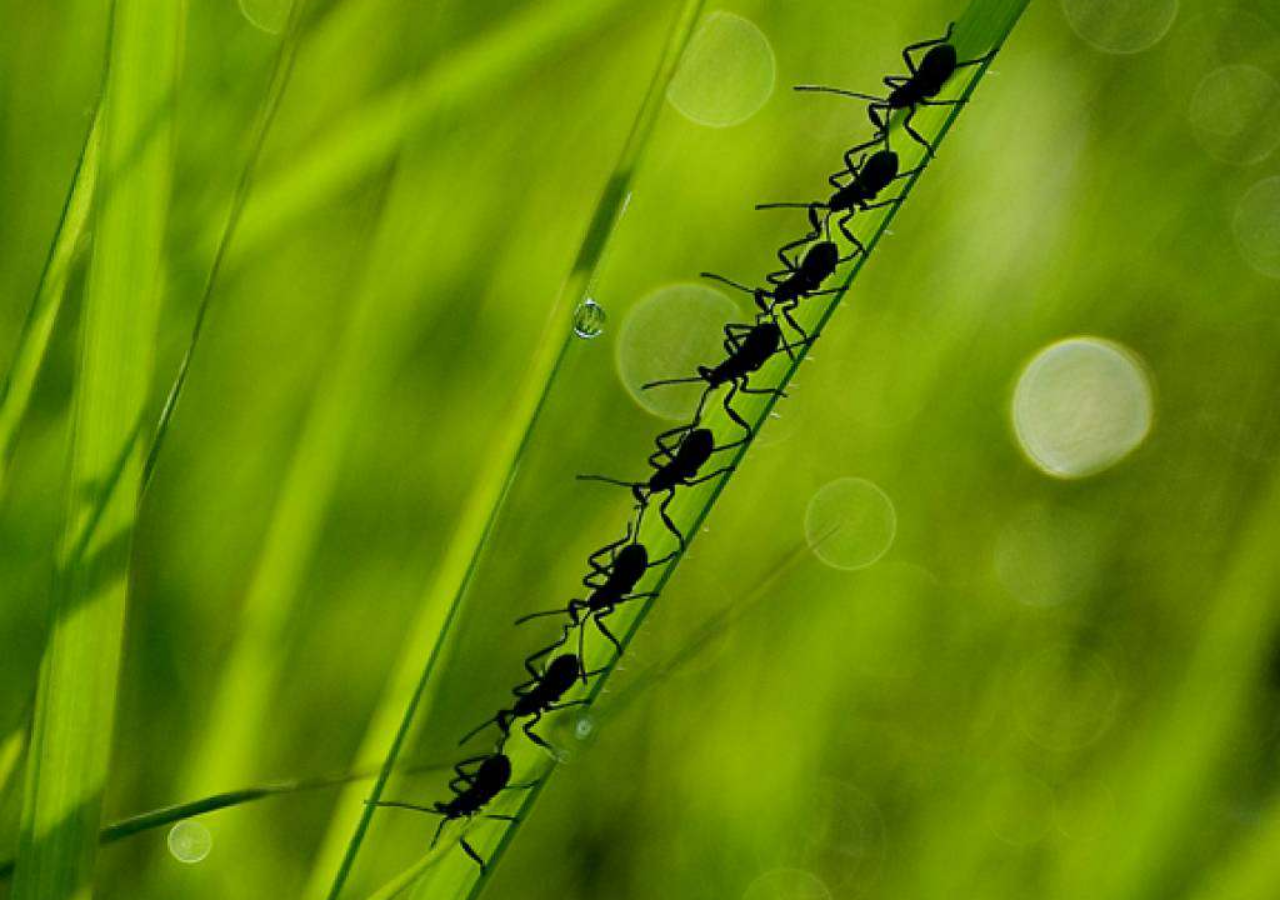
<file: swiper-js/s-cube.html>
<!DOCTYPE html>
<html lang="en">
<head>
  <meta charset="utf-8">
  <title>Swiper demo</title>
  <meta name="viewport" content="width=device-width, initial-scale=1, minimum-scale=1, maximum-scale=1">

  <!-- Link Swiper's CSS -->
  <link rel="stylesheet" href="./lib/swiper.min.css">

  <!-- Demo styles -->
  <style>
    html, body {
      position: relative;
      height: 100%;
    }
    body {
      background: #000;
      font-family: Helvetica Neue, Helvetica, Arial, sans-serif;
      font-size: 14px;
      color:#000;
      margin: 0;
      padding: 0;
      overflow: hidden;
    }
    .swiper-container {
        width: 100vw;
        height: 100vh;
        perspective: unset;
      /*width: calc(100vw - 120px);
      height: calc(100vh - 120px);
      position: absolute;*/
      /*left: 50%;
      top: 50%;*/
      /*margin: 60px;*/
      /*margin-left: -150px;
      margin-top: -150px;*/
    }
    .swiper-slide {
      background-position: center;
      background-size: cover;
    }
  </style>
</head>
<body>
  <!-- Swiper -->
  <div class="swiper-container">
    <div class="swiper-wrapper">
      <div class="swiper-slide" style="background-image:url(./images/nature/nature-1.jpg)"></div>
      <div class="swiper-slide" style="background-image:url(./images/nature/nature-2.jpg)"></div>
      <div class="swiper-slide" style="background-image:url(./images/nature/nature-3.jpg)"></div>
      <div class="swiper-slide" style="background-image:url(./images/nature/nature-4.jpg)"></div>
      <div class="swiper-slide" style="background-image:url(./images/nature/nature-5.jpg)"></div>
    </div>
    <!-- Add Pagination -->
    <!--<div class="swiper-pagination"></div>-->
  </div>

  <!-- Swiper JS -->
  <script src="./lib/swiper.min.js"></script>

  <!-- Initialize Swiper -->
  <script>
    var swiper = new Swiper('.swiper-container', {
      effect: 'cube',
      grabCursor: true,
      cubeEffect: {
        shadow: true,
        slideShadows: true,
        shadowOffset: 20,
        shadowScale: 0.94,
      },
      /*pagination: {
        el: '.swiper-pagination',
    },*/
    });
  </script>
</body>
</html>
</file>
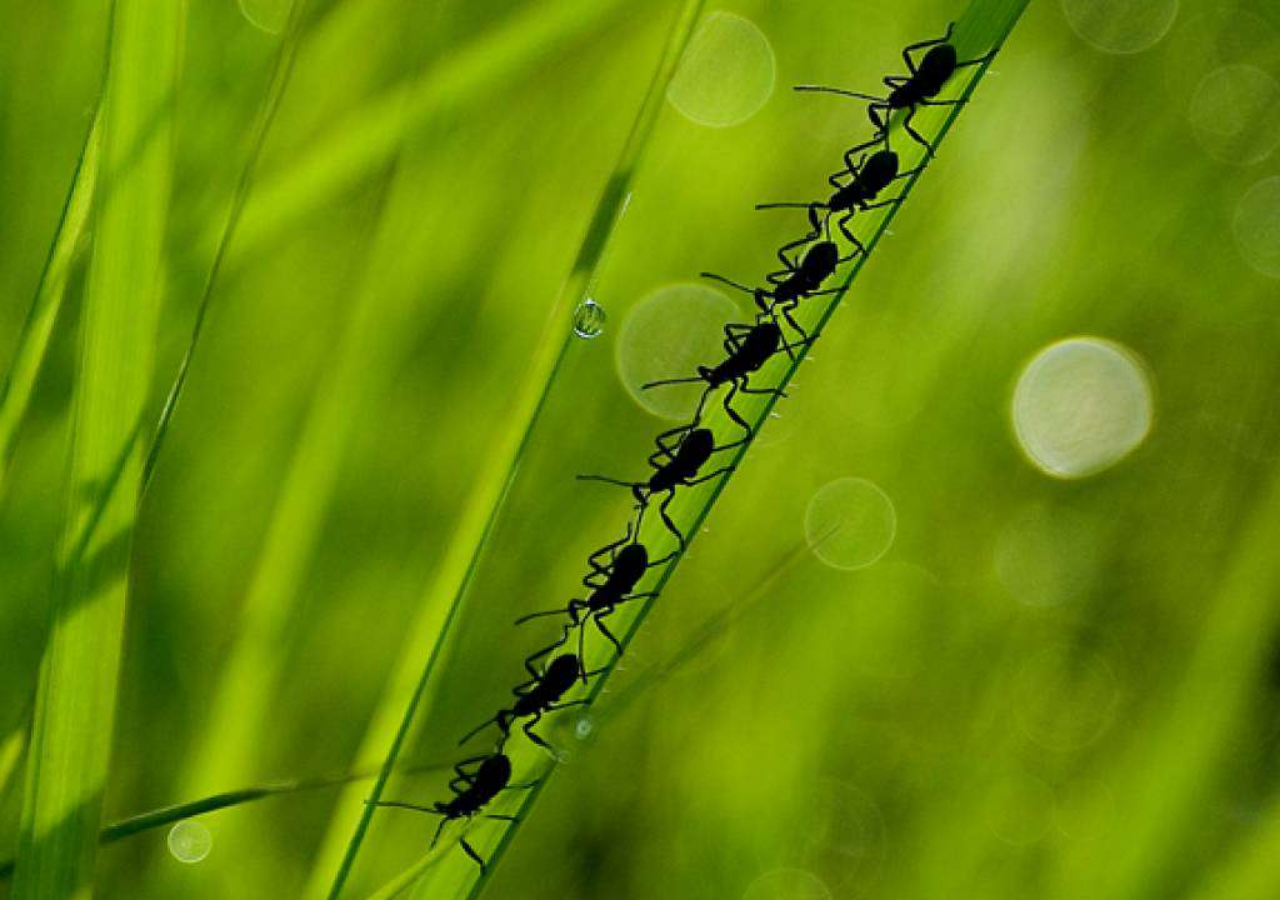
<file: swiper-js/s-custom.html>
<!DOCTYPE html>
<html lang="en" dir="ltr">
    <head>
        <meta charset="utf-8">
        <title></title>
        <title>Swiper demo</title>
        <meta name="viewport" content="width=device-width, initial-scale=1, minimum-scale=1, maximum-scale=1">

        <link rel="stylesheet" href="./lib/swiper.min.css">
        <style>
            body {
  background: #000;
  font-family: Helvetica Neue, Helvetica, Arial, sans-serif;
  font-size: 14px;
  color: #000;
  margin: 0;
  padding: 0;
}

.swiper-container {
  /*height: calc(100vh - 120px);
  margin: 60px;*/
  height: 100vh;
  width: 100vw;
}

.swiper-slide {
  overflow: hidden;
}

.slide-inner {
  position: absolute;
  width: 100%;
  height: 100%;
  left: 0;
  top: 0;
  background-size: cover;
  background-position: center;
}

/*.copy {
  position: absolute;
  bottom: 15px;
  left: 0;
  right: 0;
  text-align: center;
  color: white;
  letter-spacing: 0.06em;
}
a {
  color: white;
}*/

        </style>
    </head>
    <body>
        <div class="swiper-container">
  <div class="swiper-wrapper">
<!--     <div class="swiper-slide">
      <div class="slide-inner" style="background-image:url(http://cs412624.vk.me/v412624691/4117/RWBNZL6CLtU.jpg)"></div>
    </div>
    <div class="swiper-slide">
      <div class="slide-inner" style="background-image:url(http://cs412624.vk.me/v412624691/41ad/atM6w55Z9Xg.jpg)"></div>
    </div> -->
    <div class="swiper-slide">
      <div class="slide-inner" style="background-image:url(./images/nature/nature-1.jpg)"></div>
    </div>
    <div class="swiper-slide">
      <div class="slide-inner" style="background-image:url(./images/nature/nature-2.jpg)"></div>
    </div>
    <div class="swiper-slide">
      <div class="slide-inner" style="background-image:url(./images/nature/nature-3.jpg)"></div>
    </div>
    <div class="swiper-slide">
      <div class="slide-inner" style="background-image:url(./images/nature/nature-4.jpg)"></div>
    </div>
<!--     <div class="swiper-slide">
      <div class="slide-inner" style="background-image:url(http://cs412624.vk.me/v412624691/415d/X7YuVilSl4k.jpg)"></div>
    </div> -->
  </div>
  <!--<div class="swiper-button-next swiper-button-white"></div>
  <div class="swiper-button-prev swiper-button-white"></div>-->
</div>
<!--<div class="copy">Photos by <a target="_blank" href="https://500px.com/udovichenko">Dmitry Udovichenko</a><button data-toggle>toggle</button></div>-->

    <script src="./lib/swiper.min.js"></script>

    <script type="text/javascript">
        var swiper = new Swiper('.swiper-container', {
    watchSlidesProgress:true,
    onProgress: function(swiper, progress){
        for (var i = 0; i < swiper.slides.length; i++){
            var slide = swiper.slides[i];
            var translate, boxShadow, boxShadowOpacity;
            progress = slide.progress;
            if (progress > 0) {
                translate = progress * swiper.width;
                boxShadowOpacity = 0;
            }
            else {
                translate = 0;
                boxShadowOpacity = 1  - Math.min(Math.abs(progress),1);
            }
            $(slide).css({
                boxShadow: '0px 0px 10px rgba(0,0,0,' + boxShadowOpacity + ')',
                transform: 'translate3d(' + translate + 'px,0,0)'
            });
        }
    },
    onTouchStart: function(swiper){
        for (var i = 0; i < swiper.slides.length; i++){
            $(swiper.slides[i]).css({ transition: '' });
        }
    },
    onSetTransition: function(swiper, speed) {
        for (var i = 0; i < swiper.slides.length; i++){
            $(swiper.slides[i]).css({ transition: speed + 'ms' });
        }
    }
});
    </script>
    </body>
</html>
</file>
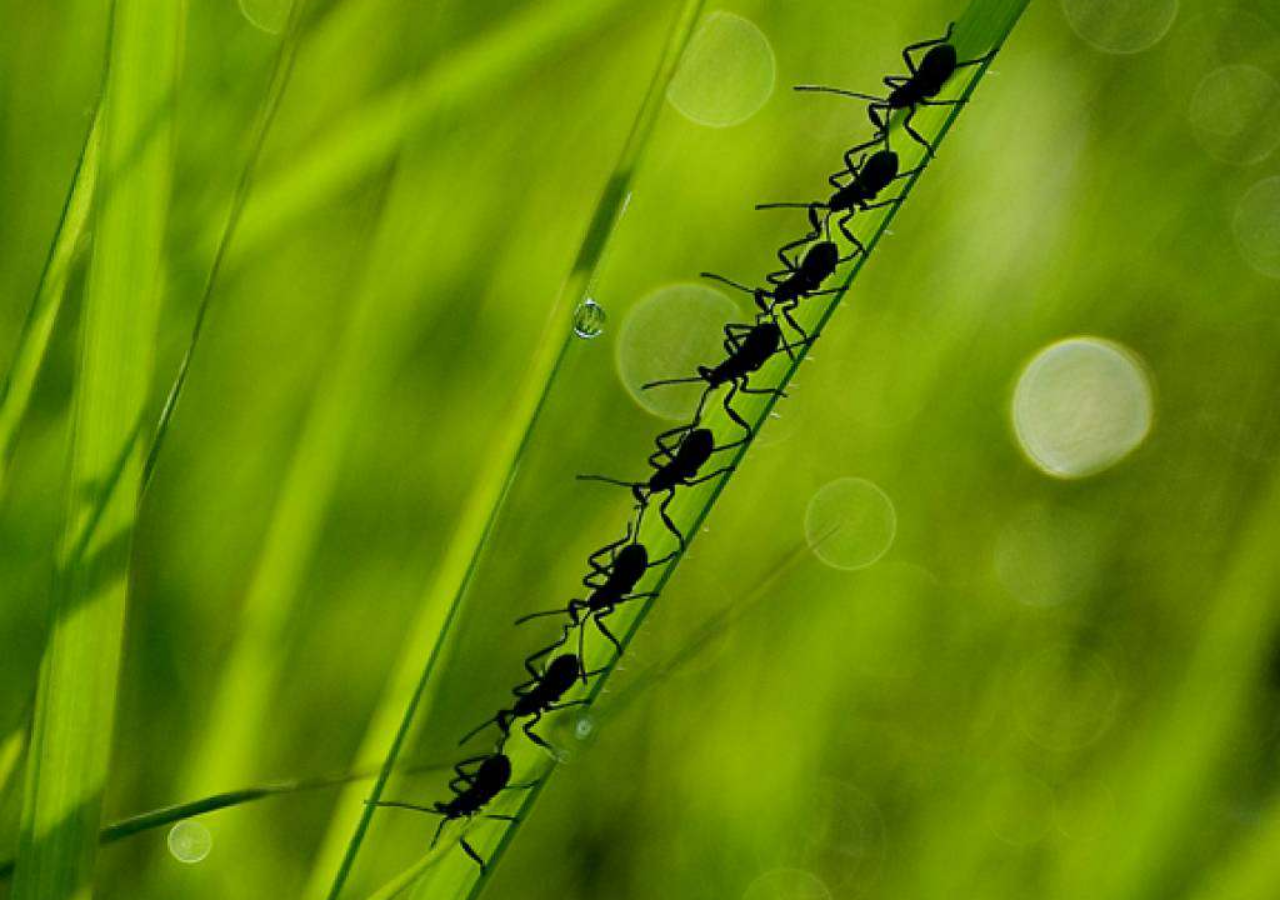
<file: swiper-js/s-fade.html>
<!DOCTYPE html>
<html lang="en">
<head>
  <meta charset="utf-8">
  <title>Swiper demo</title>
  <meta name="viewport" content="width=device-width, initial-scale=1, minimum-scale=1, maximum-scale=1">

  <!-- Link Swiper's CSS -->
  <link rel="stylesheet" href="./lib/swiper.min.css">

  <!-- Demo styles -->
  <style>
    html, body {
      position: relative;
      height: 100%;
    }
    body {
      background: #000;
      font-family: Helvetica Neue, Helvetica, Arial, sans-serif;
      font-size: 14px;
      color:#000;
      margin: 0;
      padding: 0;
    }
    .swiper-container {
      width: 100%;
      height: 100%;
    }
    .swiper-slide {
      background-position: center;
      background-size: cover;
    }
  </style>
</head>
<body>
  <!-- Swiper -->
  <div class="swiper-container">
    <div class="swiper-wrapper">
      <div class="swiper-slide" style="background-image:url(./images/nature/nature-1.jpg)"></div>
      <div class="swiper-slide" style="background-image:url(./images/nature/nature-2.jpg)"></div>
      <div class="swiper-slide" style="background-image:url(./images/nature/nature-3.jpg)"></div>
      <div class="swiper-slide" style="background-image:url(./images/nature/nature-4.jpg)"></div>
      <div class="swiper-slide" style="background-image:url(./images/nature/nature-5.jpg)"></div>
    </div>
    <!-- Add Pagination -->
    <!--<div class="swiper-pagination swiper-pagination-white"></div>-->
    <!-- Add Arrows -->
    <!--<div class="swiper-button-next swiper-button-white"></div>
    <div class="swiper-button-prev swiper-button-white"></div>-->
  </div>

  <!-- Swiper JS -->
  <script src="./lib/swiper.min.js"></script>

  <!-- Initialize Swiper -->
  <script>
    var swiper = new Swiper('.swiper-container', {
      /*spaceBetween: 30,*/
      effect: 'fade',
      /*pagination: {
        el: '.swiper-pagination',
        clickable: true,
      },
      navigation: {
        nextEl: '.swiper-button-next',
        prevEl: '.swiper-button-prev',
    },*/
    });
  </script>
</body>
</html>
</file>
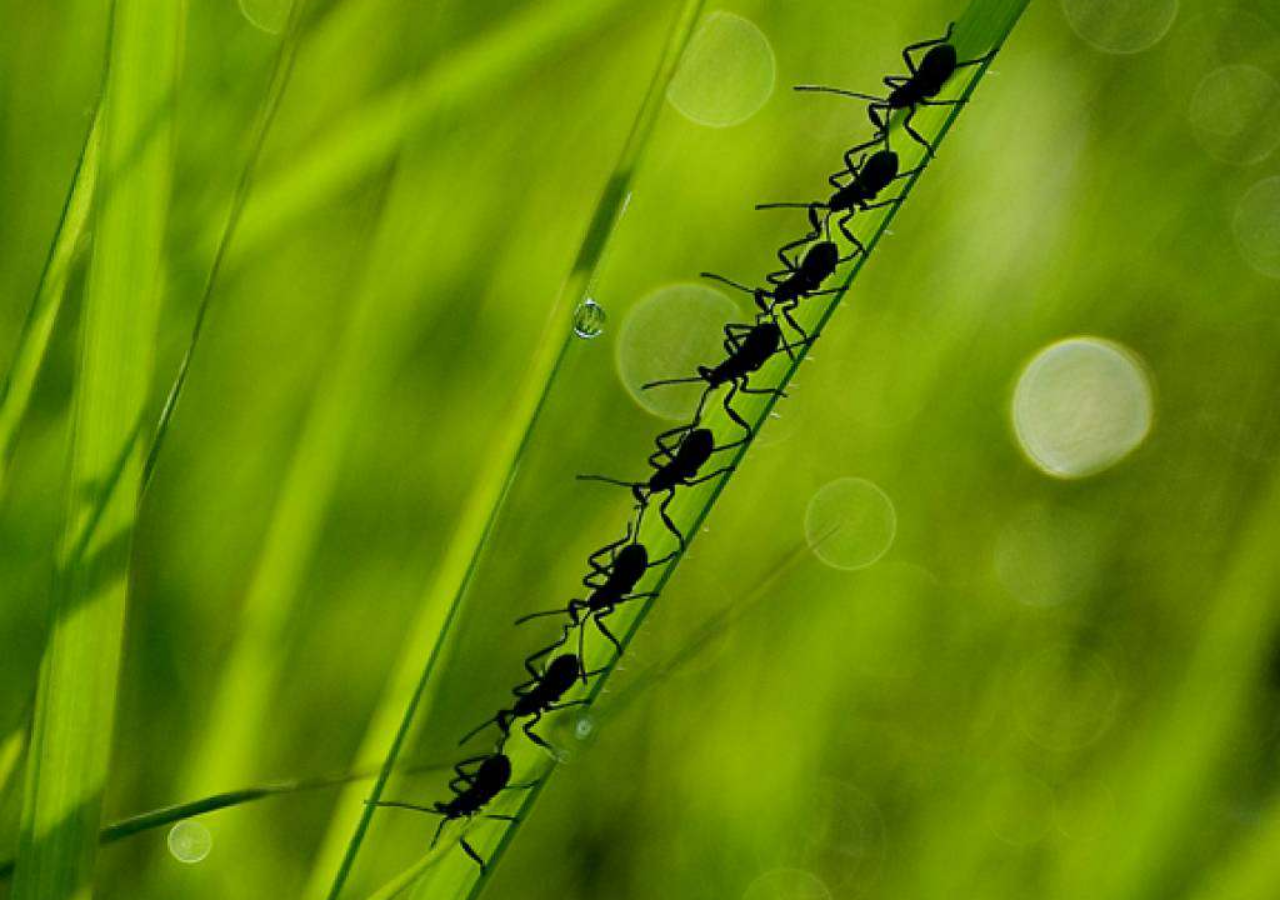
<file: swiper-js/s-flip.html>
<!DOCTYPE html>
<html lang="en">
<head>
  <meta charset="utf-8">
  <title>Swiper demo</title>
  <meta name="viewport" content="width=device-width, initial-scale=1, minimum-scale=1, maximum-scale=1">

  <!-- Link Swiper's CSS -->
  <link rel="stylesheet" href="./lib/swiper.min.css">

  <!-- Demo styles -->
  <style>
    body {
      background: #000;
      font-family: Helvetica Neue, Helvetica, Arial, sans-serif;
      font-size: 14px;
      color:#000;
      margin: 0;
      padding: 0;
    }
    .swiper-container {
      width: 100vw;
      height: 100vh;
      /*padding: 50px;*/
    }
    .swiper-slide {
      background-position: center;
      background-size: cover;
      width: 100vw;
      height: 100vh;
  </style>
</head>
<body>
  <!-- Swiper -->
  <div class="swiper-container">
    <div class="swiper-wrapper">
      <div class="swiper-slide" style="background-image:url(./images/nature/nature-1.jpg)"></div>
      <div class="swiper-slide" style="background-image:url(./images/nature/nature-2.jpg)"></div>
      <div class="swiper-slide" style="background-image:url(./images/nature/nature-3.jpg)"></div>
      <div class="swiper-slide" style="background-image:url(./images/nature/nature-4.jpg)"></div>
      <div class="swiper-slide" style="background-image:url(./images/nature/nature-5.jpg)"></div>
      <div class="swiper-slide" style="background-image:url(./images/nature/nature-6.jpg)"></div>
    </div>

    <!-- Add Pagination -->
    <!--<div class="swiper-pagination"></div>-->

    <!-- Add Arrows -->
    <!--<div class="swiper-button-prev"></div>
    <div class="swiper-button-next"></div>-->
  </div>

  <!-- Swiper JS -->
  <script src="./lib/swiper.min.js"></script>

  <!-- Initialize Swiper -->
  <script>
    var swiper = new Swiper('.swiper-container', {
      effect: 'flip',
      grabCursor: true,
      /*autoHeight: true,*/
      /*pagination: {
        el: '.swiper-pagination',
      },
      navigation: {
        nextEl: '.swiper-button-next',
        prevEl: '.swiper-button-prev',
    },*/
    });
  </script>
</body>
</html>
</file>
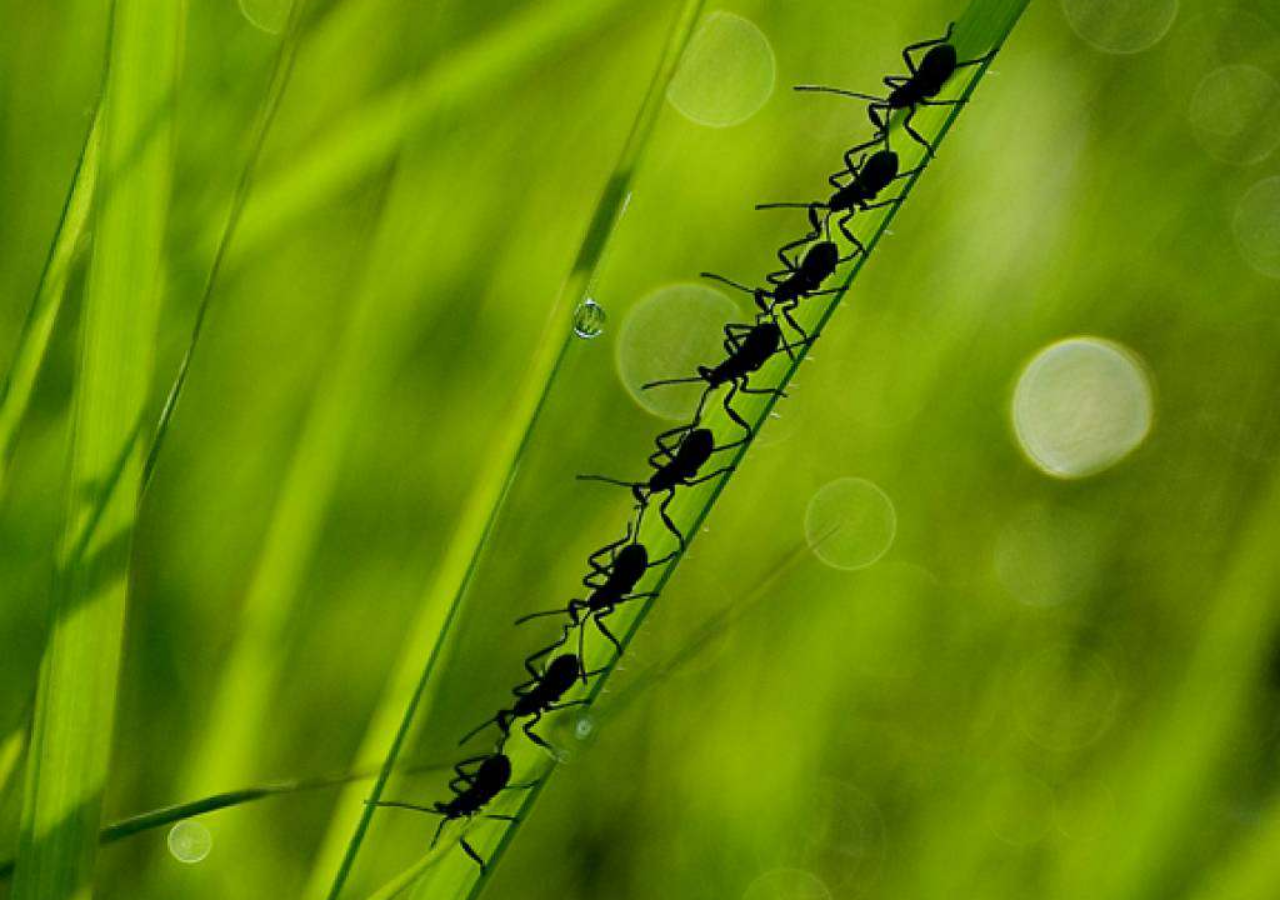
<file: swiper-js/s-interleave.html>
<!DOCTYPE html>
<html lang="en" dir="ltr">
    <head>
        <meta charset="utf-8">
        <title></title>
        <title>Swiper demo</title>
        <meta name="viewport" content="width=device-width, initial-scale=1, minimum-scale=1, maximum-scale=1">

        <link rel="stylesheet" href="./lib/swiper.min.css">
        <style>
            body {
  background: #000;
  font-family: Helvetica Neue, Helvetica, Arial, sans-serif;
  font-size: 14px;
  color: #000;
  margin: 0;
  padding: 0;
}

.swiper-container {
  /*height: calc(100vh - 120px);
  margin: 60px;*/
  height: 100vh;
  width: 100vw;
}

.swiper-slide {
  overflow: hidden;
}

.slide-inner {
  position: absolute;
  width: 100%;
  height: 100%;
  left: 0;
  top: 0;
  background-size: cover;
  background-position: center;
}

/*.copy {
  position: absolute;
  bottom: 15px;
  left: 0;
  right: 0;
  text-align: center;
  color: white;
  letter-spacing: 0.06em;
}
a {
  color: white;
}*/

        </style>
    </head>
    <body>
        <div class="swiper-container">
  <div class="swiper-wrapper">
<!--     <div class="swiper-slide">
      <div class="slide-inner" style="background-image:url(http://cs412624.vk.me/v412624691/4117/RWBNZL6CLtU.jpg)"></div>
    </div>
    <div class="swiper-slide">
      <div class="slide-inner" style="background-image:url(http://cs412624.vk.me/v412624691/41ad/atM6w55Z9Xg.jpg)"></div>
    </div> -->
    <div class="swiper-slide">
      <div class="slide-inner" style="background-image:url(./images/nature/nature-1.jpg)"></div>
    </div>
    <div class="swiper-slide">
      <div class="slide-inner" style="background-image:url(./images/nature/nature-2.jpg)"></div>
    </div>
    <div class="swiper-slide">
      <div class="slide-inner" style="background-image:url(./images/nature/nature-3.jpg)"></div>
    </div>
    <div class="swiper-slide">
      <div class="slide-inner" style="background-image:url(./images/nature/nature-4.jpg)"></div>
    </div>
<!--     <div class="swiper-slide">
      <div class="slide-inner" style="background-image:url(http://cs412624.vk.me/v412624691/415d/X7YuVilSl4k.jpg)"></div>
    </div> -->
  </div>
  <!--<div class="swiper-button-next swiper-button-white"></div>
  <div class="swiper-button-prev swiper-button-white"></div>-->
</div>
<!--<div class="copy">Photos by <a target="_blank" href="https://500px.com/udovichenko">Dmitry Udovichenko</a><button data-toggle>toggle</button></div>-->

    <script src="./lib/swiper.min.js"></script>

    <script type="text/javascript">
        var interleaveOffset = 1; // Swipe the next page across, curent doesnt move
        var interleaveOffset = 0.5; // Default interleave effect
        var interleaveOffset = 0; // Default 'snap' effect
        var interleaveOffset = 0.25;
        //var interleaveOffset = -.5;

var swiperOptions = {
  /*loop: true,*/
  speed: 300, // default, medium
  //speed: 250, // fast
  //speed: 500, // slow
  grabCursor: true,
  watchSlidesProgress: true,
  keyboardControl: true,
  keyboard: true,
  /*mousewheelControl: true,
  keyboardControl: true,
  navigation: {
    nextEl: ".swiper-button-next",
    prevEl: ".swiper-button-prev"
},*/
  on: {
    progress: function() {
      var swiper = this;
      for (var i = 0; i < swiper.slides.length; i++) {
        var slideProgress = swiper.slides[i].progress;
        var innerOffset = swiper.width * interleaveOffset;
        var innerTranslate = slideProgress * innerOffset;
        swiper.slides[i].querySelector(".slide-inner").style.transform =
          "translate3d(" + innerTranslate + "px, 0, 0)";
      }
    },
    touchStart: function() {
      var swiper = this;
      for (var i = 0; i < swiper.slides.length; i++) {
        swiper.slides[i].style.transition = "";
      }
    },
    setTransition: function(speed) {
      var swiper = this;
      for (var i = 0; i < swiper.slides.length; i++) {
        swiper.slides[i].style.transition = speed + "ms";
        swiper.slides[i].querySelector(".slide-inner").style.transition =
          speed + "ms";
      }
    }
  }
};

var swiper = new Swiper(".swiper-container", swiperOptions);

// document.querySelector('[data-toggle]').addEventListener('click', function(){
//   if (swiper.realIndex == 0) {
//     swiper.slideTo(swiper.slides.length - 1);
//   } else {
//     swiper.slideTo(0);
//   }
// });

// function logIndex () {
//   requestAnimationFrame(logIndex);
//   console.log(swiper.realIndex);
// }
// logIndex();
    </script>
    </body>
</html>
</file>
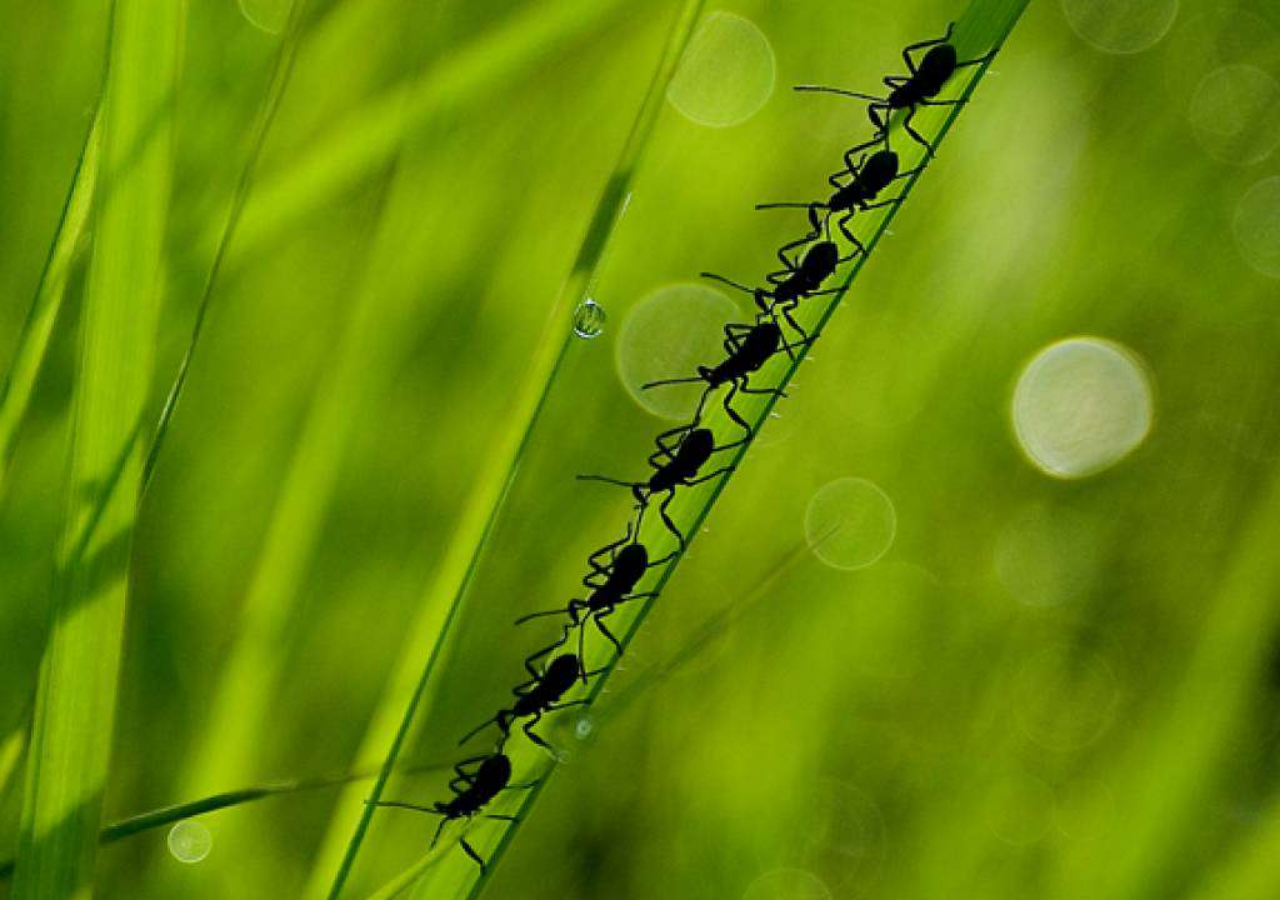
<file: swiper-js/s-snap.html>
<!DOCTYPE html>
<html lang="en">
<head>
  <meta charset="utf-8">
  <title>Swiper demo</title>
  <meta name="viewport" content="width=device-width, initial-scale=1, minimum-scale=1, maximum-scale=1">

  <!-- Link Swiper's CSS -->
  <link rel="stylesheet" href="./lib/swiper.min.css">

  <!-- Demo styles -->
  <style>
    html, body {
      position: relative;
      height: 100%;
    }
    body {
      background: #000;
      font-family: Helvetica Neue, Helvetica, Arial, sans-serif;
      font-size: 14px;
      color:#000;
      margin: 0;
      padding: 0;
    }
    .swiper-container {
      width: 100%;
      height: 100%;
    }
    .swiper-slide {
      text-align: center;
      font-size: 18px;

      background-position: center;
      background-size: cover;

      /* Center slide text vertically */
      display: -webkit-box;
      display: -ms-flexbox;
      display: -webkit-flex;
      display: flex;
      -webkit-box-pack: center;
      -ms-flex-pack: center;
      -webkit-justify-content: center;
      justify-content: center;
      -webkit-box-align: center;
      -ms-flex-align: center;
      -webkit-align-items: center;
      align-items: center;
    }
  </style>
</head>
<body>
  <!-- Swiper -->
  <div class="swiper-container">
    <div class="swiper-wrapper">
        <div class="swiper-slide" style="background-image:url(./images/nature/nature-1.jpg)"></div>
        <div class="swiper-slide" style="background-image:url(./images/nature/nature-2.jpg)"></div>
        <div class="swiper-slide" style="background-image:url(./images/nature/nature-3.jpg)"></div>
        <div class="swiper-slide" style="background-image:url(./images/nature/nature-4.jpg)"></div>
        <div class="swiper-slide" style="background-image:url(./images/nature/nature-5.jpg)"></div>
    </div>
    <!-- Add Arrows -->
    <!--<div class="swiper-button-next"></div>
    <div class="swiper-button-prev"></div>-->
    <!-- Add Pagination -->
    <!--<div class="swiper-pagination"></div>-->
  </div>

  <!-- Swiper JS -->
  <script src="./lib/swiper.min.js"></script>

  <!-- Initialize Swiper -->
  <script>
    var swiper = new Swiper('.swiper-container', {
      /*cssMode: true,*/
      /*navigation: {
        nextEl: '.swiper-button-next',
        prevEl: '.swiper-button-prev',
      },
      pagination: {
        el: '.swiper-pagination'
    },*/
      /*mousewheel: true,*/
      /*keyboard: true,*/
    });
  </script>
</body>
</html>
</file>
